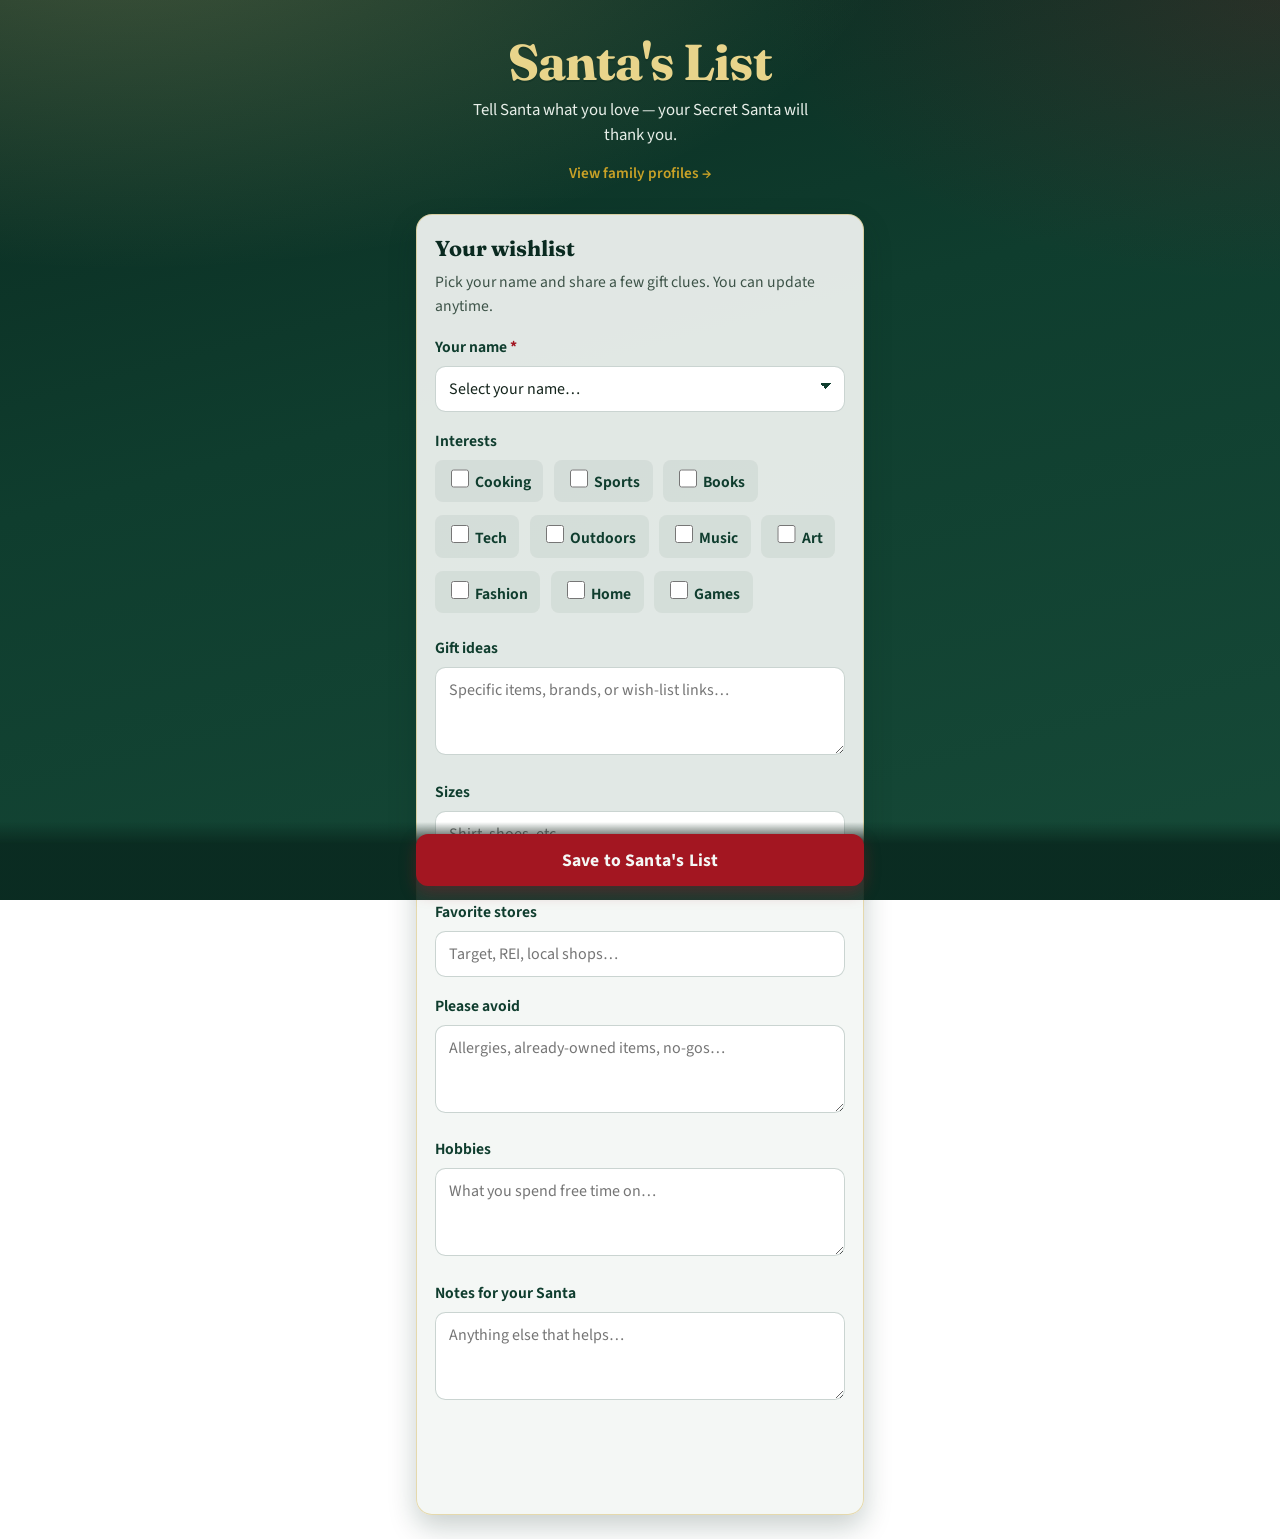
<file: secret-santa/public/index.html>
<!DOCTYPE html>
<html lang="en">
<head>
  <meta charset="UTF-8" />
  <meta name="viewport" content="width=device-width, initial-scale=1.0, viewport-fit=cover" />
  <meta name="theme-color" content="#0a2a20" />
  <meta name="description" content="Santa's List — Secret Santa gift preferences for the family." />
  <title>Santa's List</title>
  <link rel="preconnect" href="https://fonts.googleapis.com" />
  <link rel="preconnect" href="https://fonts.gstatic.com" crossorigin />
  <link href="https://fonts.googleapis.com/css2?family=Fraunces:opsz,wght@9..144,600;9..144,700&family=Source+Sans+3:wght@400;600;700&display=swap" rel="stylesheet" />
  <link rel="stylesheet" href="./styles.css" />
</head>
<body>
  <!-- Soft snowfall atmosphere -->
  <div class="snow" aria-hidden="true">
    <span></span><span></span><span></span><span></span>
    <span></span><span></span><span></span>
  </div>

  <main class="page">
    <header class="brand">
      <h1 class="brand__mark">Santa's List</h1>
      <p class="brand__tag">Tell Santa what you love — your Secret Santa will thank you.</p>
      <a class="nav-link" href="./profiles.html">View family profiles →</a>
    </header>

    <section class="panel panel--flush-bottom" aria-labelledby="form-heading">
      <h2 id="form-heading" class="section-title">Your wishlist</h2>
      <p class="section-lead">Pick your name and share a few gift clues. You can update anytime.</p>

      <div id="error" class="error-banner" role="alert"></div>
      <div id="success" class="success" role="status" aria-live="polite">
        <strong>You're on the list!</strong>
        Your wishlist was saved.
        <a href="./profiles.html">See everyone's profiles</a>
      </div>

      <form id="intake-form" novalidate>
        <!-- Editable family names: change the <option> list below (see README) -->
        <div class="field">
          <label for="name">Your name <span class="req" aria-hidden="true">*</span></label>
          <select id="name" name="name" required>
            <option value="" disabled selected>Select your name…</option>
            <option value="Alex">Alex</option>
            <option value="Jordan">Jordan</option>
            <option value="Sam">Sam</option>
            <option value="Taylor">Taylor</option>
            <option value="Casey">Casey</option>
            <option value="Morgan">Morgan</option>
            <option value="Riley">Riley</option>
            <option value="Avery">Avery</option>
          </select>
        </div>

        <div class="field">
          <span class="field__label" id="interests-label">Interests</span>
          <div class="interest-grid" role="group" aria-labelledby="interests-label">
            <label class="interest"><input type="checkbox" name="interests" value="Cooking" /> Cooking</label>
            <label class="interest"><input type="checkbox" name="interests" value="Sports" /> Sports</label>
            <label class="interest"><input type="checkbox" name="interests" value="Books" /> Books</label>
            <label class="interest"><input type="checkbox" name="interests" value="Tech" /> Tech</label>
            <label class="interest"><input type="checkbox" name="interests" value="Outdoors" /> Outdoors</label>
            <label class="interest"><input type="checkbox" name="interests" value="Music" /> Music</label>
            <label class="interest"><input type="checkbox" name="interests" value="Art" /> Art</label>
            <label class="interest"><input type="checkbox" name="interests" value="Fashion" /> Fashion</label>
            <label class="interest"><input type="checkbox" name="interests" value="Home" /> Home</label>
            <label class="interest"><input type="checkbox" name="interests" value="Games" /> Games</label>
          </div>
        </div>

        <div class="field">
          <label for="gift_ideas">Gift ideas</label>
          <textarea id="gift_ideas" name="gift_ideas" placeholder="Specific items, brands, or wish-list links…"></textarea>
        </div>

        <div class="field">
          <label for="sizes">Sizes</label>
          <input id="sizes" name="sizes" type="text" placeholder="Shirt, shoes, etc." autocomplete="off" />
          <p class="hint">Anything a shopper should know (shirt M, shoe 10…).</p>
        </div>

        <div class="field">
          <label for="favorite_stores">Favorite stores</label>
          <input id="favorite_stores" name="favorite_stores" type="text" placeholder="Target, REI, local shops…" autocomplete="off" />
        </div>

        <div class="field">
          <label for="avoid">Please avoid</label>
          <textarea id="avoid" name="avoid" placeholder="Allergies, already-owned items, no-gos…"></textarea>
        </div>

        <div class="field">
          <label for="hobbies">Hobbies</label>
          <textarea id="hobbies" name="hobbies" placeholder="What you spend free time on…"></textarea>
        </div>

        <div class="field">
          <label for="notes">Notes for your Santa</label>
          <textarea id="notes" name="notes" placeholder="Anything else that helps…"></textarea>
        </div>
      </form>
    </section>
  </main>

  <div class="submit-bar">
    <button class="btn" type="submit" form="intake-form" id="submit-btn">Save to Santa's List</button>
  </div>

  <script>
    (function () {
      var form = document.getElementById("intake-form");
      var btn = document.getElementById("submit-btn");
      var success = document.getElementById("success");
      var errorEl = document.getElementById("error");

      form.addEventListener("submit", async function (event) {
        event.preventDefault();
        success.classList.remove("is-visible");
        errorEl.classList.remove("is-visible");
        errorEl.textContent = "";

        if (!form.name.value) {
          errorEl.textContent = "Please select your name.";
          errorEl.classList.add("is-visible");
          form.name.focus();
          return;
        }

        btn.disabled = true;
        btn.textContent = "Saving…";

        try {
          var res = await fetch("/api/submit", {
            method: "POST",
            body: new FormData(form),
          });
          var data = await res.json().catch(function () {
            return { success: false, error: "Unexpected response" };
          });

          if (!res.ok || !data.success) {
            throw new Error(data.error || "Could not save. Try again.");
          }

          // Stay on page — show success near the top (above sticky submit bar)
          success.classList.add("is-visible");
          document.body.classList.add("form-saved");
          success.scrollIntoView({ behavior: "smooth", block: "center" });
        } catch (err) {
          errorEl.textContent = err.message || "Something went wrong.";
          errorEl.classList.add("is-visible");
        } finally {
          btn.disabled = false;
          btn.textContent = "Save to Santa's List";
        }
      });
    })();
  </script>
</body>
</html>
</file>
<file: secret-santa/public/styles.css>
/* Santa's List — Christmas theme: evergreen, cranberry, soft gold */

:root {
  --evergreen: #0f3d2e;
  --evergreen-deep: #0a2a20;
  --evergreen-mid: #1a5c45;
  --cranberry: #a31621;
  --cranberry-bright: #c41e2a;
  --gold: #c9a227;
  --gold-soft: #e8d48b;
  --snow: #f4f7f5;
  --snow-soft: #e8efe9;
  --ink: #14241c;
  --ink-muted: #3d5348;
  --surface: rgba(244, 247, 245, 0.92);
  --line: rgba(201, 162, 39, 0.35);
  --safe-top: env(safe-area-inset-top, 0px);
  --safe-bottom: env(safe-area-inset-bottom, 0px);
  --safe-left: env(safe-area-inset-left, 0px);
  --safe-right: env(safe-area-inset-right, 0px);
  --font-display: "Fraunces", "Palatino Linotype", Palatino, Georgia, serif;
  --font-body: "Source Sans 3", "Segoe UI", "Helvetica Neue", sans-serif;
}

*,
*::before,
*::after {
  box-sizing: border-box;
}

html {
  -webkit-text-size-adjust: 100%;
}

body {
  margin: 0;
  min-height: 100dvh;
  font-family: var(--font-body);
  font-size: 1.05rem;
  line-height: 1.5;
  color: var(--ink);
  background:
    radial-gradient(ellipse 120% 80% at 10% -10%, rgba(232, 212, 139, 0.25), transparent 50%),
    radial-gradient(ellipse 90% 70% at 100% 0%, rgba(163, 22, 33, 0.18), transparent 45%),
    linear-gradient(165deg, var(--evergreen-deep) 0%, var(--evergreen) 42%, #164a38 100%);
  background-attachment: fixed;
  padding:
    calc(1rem + var(--safe-top))
    calc(1rem + var(--safe-right))
    calc(1rem + var(--safe-bottom))
    calc(1rem + var(--safe-left));
}

/* Soft snowfall — light festive motion */
.snow {
  pointer-events: none;
  position: fixed;
  inset: 0;
  overflow: hidden;
  z-index: 0;
}

.snow span {
  position: absolute;
  top: -12px;
  width: 6px;
  height: 6px;
  border-radius: 50%;
  background: rgba(244, 247, 245, 0.75);
  animation: fall linear infinite;
  opacity: 0.65;
}

.snow span:nth-child(1) { left: 8%;  animation-duration: 11s; animation-delay: 0s; }
.snow span:nth-child(2) { left: 22%; animation-duration: 14s; animation-delay: -2s; width: 4px; height: 4px; }
.snow span:nth-child(3) { left: 38%; animation-duration: 12s; animation-delay: -5s; }
.snow span:nth-child(4) { left: 55%; animation-duration: 16s; animation-delay: -1s; width: 5px; height: 5px; }
.snow span:nth-child(5) { left: 70%; animation-duration: 13s; animation-delay: -7s; }
.snow span:nth-child(6) { left: 84%; animation-duration: 15s; animation-delay: -3s; width: 4px; height: 4px; }
.snow span:nth-child(7) { left: 93%; animation-duration: 12s; animation-delay: -6s; }

@keyframes fall {
  0%   { transform: translateY(0) translateX(0); opacity: 0; }
  8%   { opacity: 0.7; }
  100% { transform: translateY(110vh) translateX(24px); opacity: 0.15; }
}

.page {
  position: relative;
  z-index: 1;
  width: min(100%, 28rem);
  margin: 0 auto;
}

/* Brand hero — must dominate first viewport */
.brand {
  text-align: center;
  padding: 1.25rem 0 0.5rem;
  animation: brandIn 0.7s ease-out both;
}

@keyframes brandIn {
  from { opacity: 0; transform: translateY(10px); }
  to   { opacity: 1; transform: translateY(0); }
}

.brand__mark {
  display: inline-block;
  font-family: var(--font-display);
  font-weight: 700;
  font-size: clamp(2.4rem, 11vw, 3.15rem);
  letter-spacing: -0.02em;
  line-height: 1.05;
  color: var(--gold-soft);
  text-shadow: 0 2px 0 rgba(10, 42, 32, 0.35);
  margin: 0;
}

.brand__tag {
  margin: 0.55rem 0 0;
  color: var(--snow-soft);
  font-size: 1.05rem;
  font-weight: 400;
  max-width: 22rem;
  margin-inline: auto;
}

.nav-link {
  display: inline-block;
  margin-top: 0.85rem;
  color: var(--gold);
  text-decoration: none;
  font-weight: 600;
  font-size: 0.95rem;
  border-bottom: 1px solid transparent;
  transition: border-color 0.2s ease, color 0.2s ease;
}

.nav-link:hover,
.nav-link:focus-visible {
  color: var(--gold-soft);
  border-bottom-color: var(--gold-soft);
}

.panel {
  margin-top: 1.25rem;
  background: var(--surface);
  border: 1px solid var(--line);
  border-radius: 1rem;
  padding: 1.15rem 1.1rem 1.35rem;
  box-shadow: 0 12px 28px rgba(10, 42, 32, 0.22);
}

.panel--flush-bottom {
  /* Room for sticky submit bar on the form page */
  padding-bottom: calc(5.5rem + var(--safe-bottom));
  margin-bottom: 0.5rem;
}

.section-title {
  font-family: var(--font-display);
  font-size: 1.35rem;
  color: var(--evergreen-deep);
  margin: 0 0 0.35rem;
}

.section-lead {
  margin: 0 0 1.1rem;
  color: var(--ink-muted);
  font-size: 0.98rem;
}

.field {
  margin-bottom: 1.1rem;
}

.field label,
.field__label {
  display: block;
  font-weight: 650;
  color: var(--evergreen);
  margin-bottom: 0.4rem;
  font-size: 0.98rem;
}

.req {
  color: var(--cranberry);
  font-weight: 700;
}

input[type="text"],
select,
textarea {
  width: 100%;
  min-height: 2.85rem;
  padding: 0.7rem 0.85rem;
  font-family: inherit;
  font-size: 16px; /* prevents iOS zoom on focus */
  color: var(--ink);
  background: #fff;
  border: 1.5px solid rgba(15, 61, 46, 0.22);
  border-radius: 0.65rem;
  appearance: none;
  -webkit-appearance: none;
}

select {
  background-image: linear-gradient(45deg, transparent 50%, var(--evergreen) 50%),
    linear-gradient(135deg, var(--evergreen) 50%, transparent 50%);
  background-position: calc(100% - 18px) calc(50% - 3px), calc(100% - 12px) calc(50% - 3px);
  background-size: 6px 6px, 6px 6px;
  background-repeat: no-repeat;
  padding-right: 2.4rem;
}

textarea {
  min-height: 5.5rem;
  resize: vertical;
  line-height: 1.45;
}

input:focus-visible,
select:focus-visible,
textarea:focus-visible {
  outline: 2px solid var(--gold);
  outline-offset: 2px;
  border-color: var(--evergreen-mid);
}

.hint {
  margin: 0.35rem 0 0;
  font-size: 0.85rem;
  color: var(--ink-muted);
}

/* Interests as a simple wrap list — not a card grid */
.interest-grid {
  display: flex;
  flex-wrap: wrap;
  gap: 0.45rem 0.65rem;
}

.interest {
  display: inline-flex;
  align-items: center;
  gap: 0.4rem;
  min-height: 2.5rem;
  padding: 0.35rem 0.7rem;
  background: rgba(15, 61, 46, 0.06);
  border-radius: 0.5rem;
  border: 1px solid transparent;
  cursor: pointer;
  font-size: 0.95rem;
  user-select: none;
}

.interest:has(input:checked) {
  background: rgba(163, 22, 33, 0.1);
  border-color: rgba(163, 22, 33, 0.35);
  color: var(--cranberry);
}

.interest input {
  width: 1.15rem;
  height: 1.15rem;
  accent-color: var(--cranberry);
}

/* Sticky submit within thumb reach */
.submit-bar {
  position: fixed;
  left: 0;
  right: 0;
  bottom: 0;
  z-index: 5;
  padding:
    0.75rem
    calc(1rem + var(--safe-right))
    calc(0.85rem + var(--safe-bottom))
    calc(1rem + var(--safe-left));
  background: linear-gradient(180deg, transparent, rgba(10, 42, 32, 0.92) 28%);
}

.btn {
  display: block;
  width: min(100%, 28rem);
  margin: 0 auto;
  min-height: 3.1rem;
  padding: 0.85rem 1.25rem;
  border: none;
  border-radius: 0.75rem;
  font-family: inherit;
  font-size: 1.1rem;
  font-weight: 700;
  letter-spacing: 0.01em;
  cursor: pointer;
  background: var(--cranberry);
  color: var(--snow);
  box-shadow: 0 6px 16px rgba(163, 22, 33, 0.35);
  transition: background 0.15s ease, transform 0.15s ease;
}

.btn:hover {
  background: var(--cranberry-bright);
}

.btn:active {
  transform: translateY(1px);
}

.btn:disabled {
  opacity: 0.65;
  cursor: wait;
}

.btn--ghost {
  background: transparent;
  color: var(--gold-soft);
  box-shadow: none;
  border: 1.5px solid rgba(232, 212, 139, 0.45);
  width: auto;
  display: inline-block;
  min-height: 2.6rem;
  padding: 0.55rem 1rem;
  font-size: 0.95rem;
}

/* Success reveal — second festive motion */
.success {
  display: none;
  margin: 0 0 1rem;
  padding: 1rem 1.05rem;
  border-radius: 0.75rem;
  background: rgba(26, 92, 69, 0.12);
  border: 1px solid rgba(26, 92, 69, 0.35);
  color: var(--evergreen-deep);
}

/* After save, hide sticky bar so success + profiles link stay clear */
.form-saved .submit-bar {
  display: none;
}

.form-saved .panel--flush-bottom {
  padding-bottom: 1.35rem;
}

.success.is-visible {
  display: block;
  animation: successPop 0.45s ease-out both;
}

@keyframes successPop {
  from { opacity: 0; transform: scale(0.96) translateY(6px); }
  to   { opacity: 1; transform: scale(1) translateY(0); }
}

.success strong {
  display: block;
  font-family: var(--font-display);
  font-size: 1.2rem;
  margin-bottom: 0.25rem;
  color: var(--cranberry);
}

.success a {
  color: var(--cranberry);
  font-weight: 650;
}

.error-banner {
  display: none;
  margin-bottom: 1rem;
  padding: 0.75rem 0.9rem;
  border-radius: 0.6rem;
  background: rgba(163, 22, 33, 0.1);
  border: 1px solid rgba(163, 22, 33, 0.35);
  color: var(--cranberry);
  font-weight: 600;
}

.error-banner.is-visible {
  display: block;
}

/* Profiles page — expandable rows, not a card grid */
.profile-list {
  list-style: none;
  margin: 0;
  padding: 0;
}

.profile-row {
  border-bottom: 1px solid rgba(15, 61, 46, 0.12);
}

.profile-row:last-child {
  border-bottom: none;
}

.profile-row summary {
  list-style: none;
  cursor: pointer;
  display: flex;
  align-items: center;
  justify-content: space-between;
  gap: 0.75rem;
  min-height: 3.2rem;
  padding: 0.7rem 0.15rem;
  font-family: var(--font-display);
  font-size: 1.15rem;
  color: var(--evergreen-deep);
}

.profile-row summary::-webkit-details-marker {
  display: none;
}

.profile-row summary::after {
  content: "";
  width: 0.55rem;
  height: 0.55rem;
  border-right: 2px solid var(--gold);
  border-bottom: 2px solid var(--gold);
  transform: rotate(45deg);
  transition: transform 0.2s ease;
  flex-shrink: 0;
}

.profile-row details[open] summary::after {
  transform: rotate(-135deg);
  margin-top: 0.25rem;
}

.profile-detail {
  padding: 0 0.15rem 1rem;
  animation: detailIn 0.25s ease-out both;
}

@keyframes detailIn {
  from { opacity: 0; transform: translateY(-4px); }
  to   { opacity: 1; transform: translateY(0); }
}

.profile-detail dl {
  margin: 0;
  display: grid;
  gap: 0.65rem;
}

.profile-detail dt {
  font-size: 0.78rem;
  font-weight: 700;
  letter-spacing: 0.04em;
  text-transform: uppercase;
  color: var(--gold);
  margin: 0;
}

.profile-detail dd {
  margin: 0.15rem 0 0;
  color: var(--ink);
  white-space: pre-wrap;
  word-break: break-word;
}

.empty-state {
  text-align: center;
  padding: 1.75rem 0.5rem 1.25rem;
  color: var(--ink-muted);
}

.empty-state p {
  margin: 0 0 1rem;
}

.page-header-row {
  display: flex;
  align-items: baseline;
  justify-content: space-between;
  gap: 0.75rem;
  flex-wrap: wrap;
  margin-bottom: 0.25rem;
}

@media (prefers-reduced-motion: reduce) {
  .snow span,
  .brand,
  .success.is-visible,
  .profile-detail {
    animation: none !important;
  }
}
</file>
